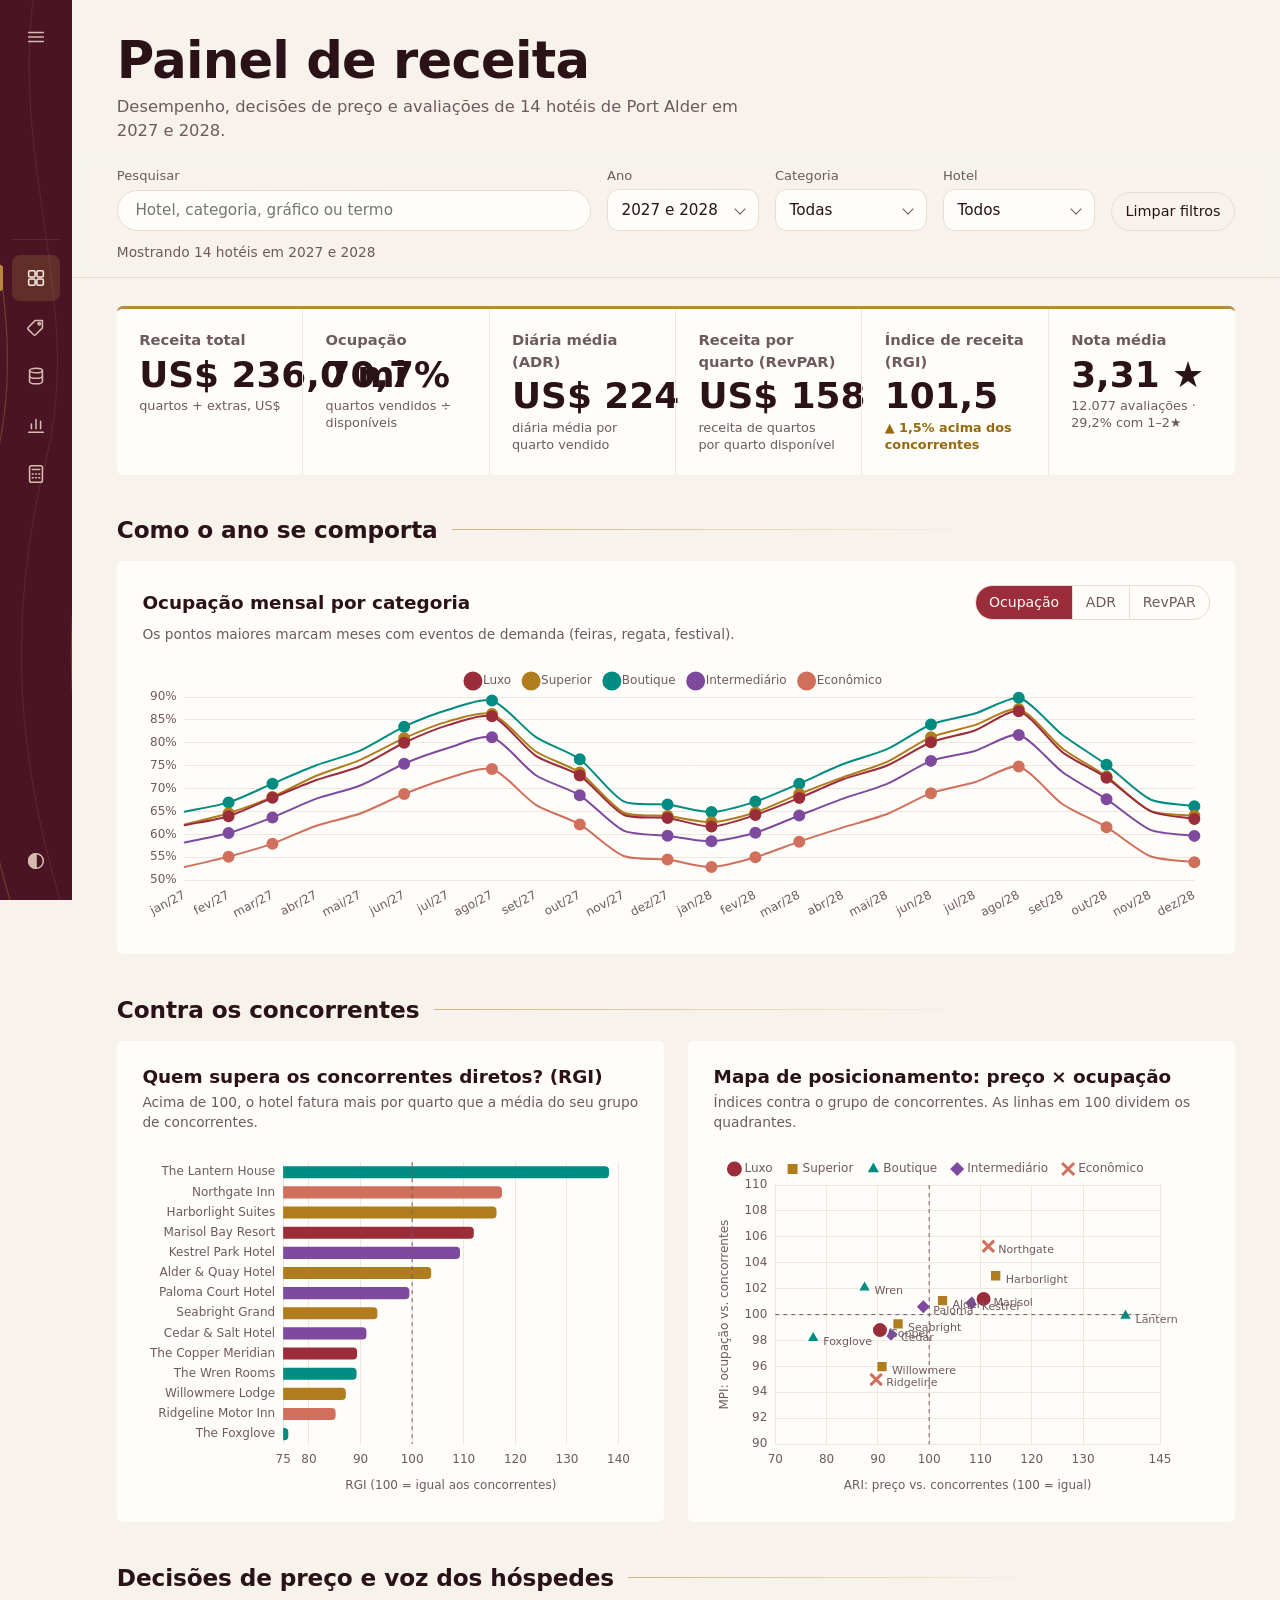
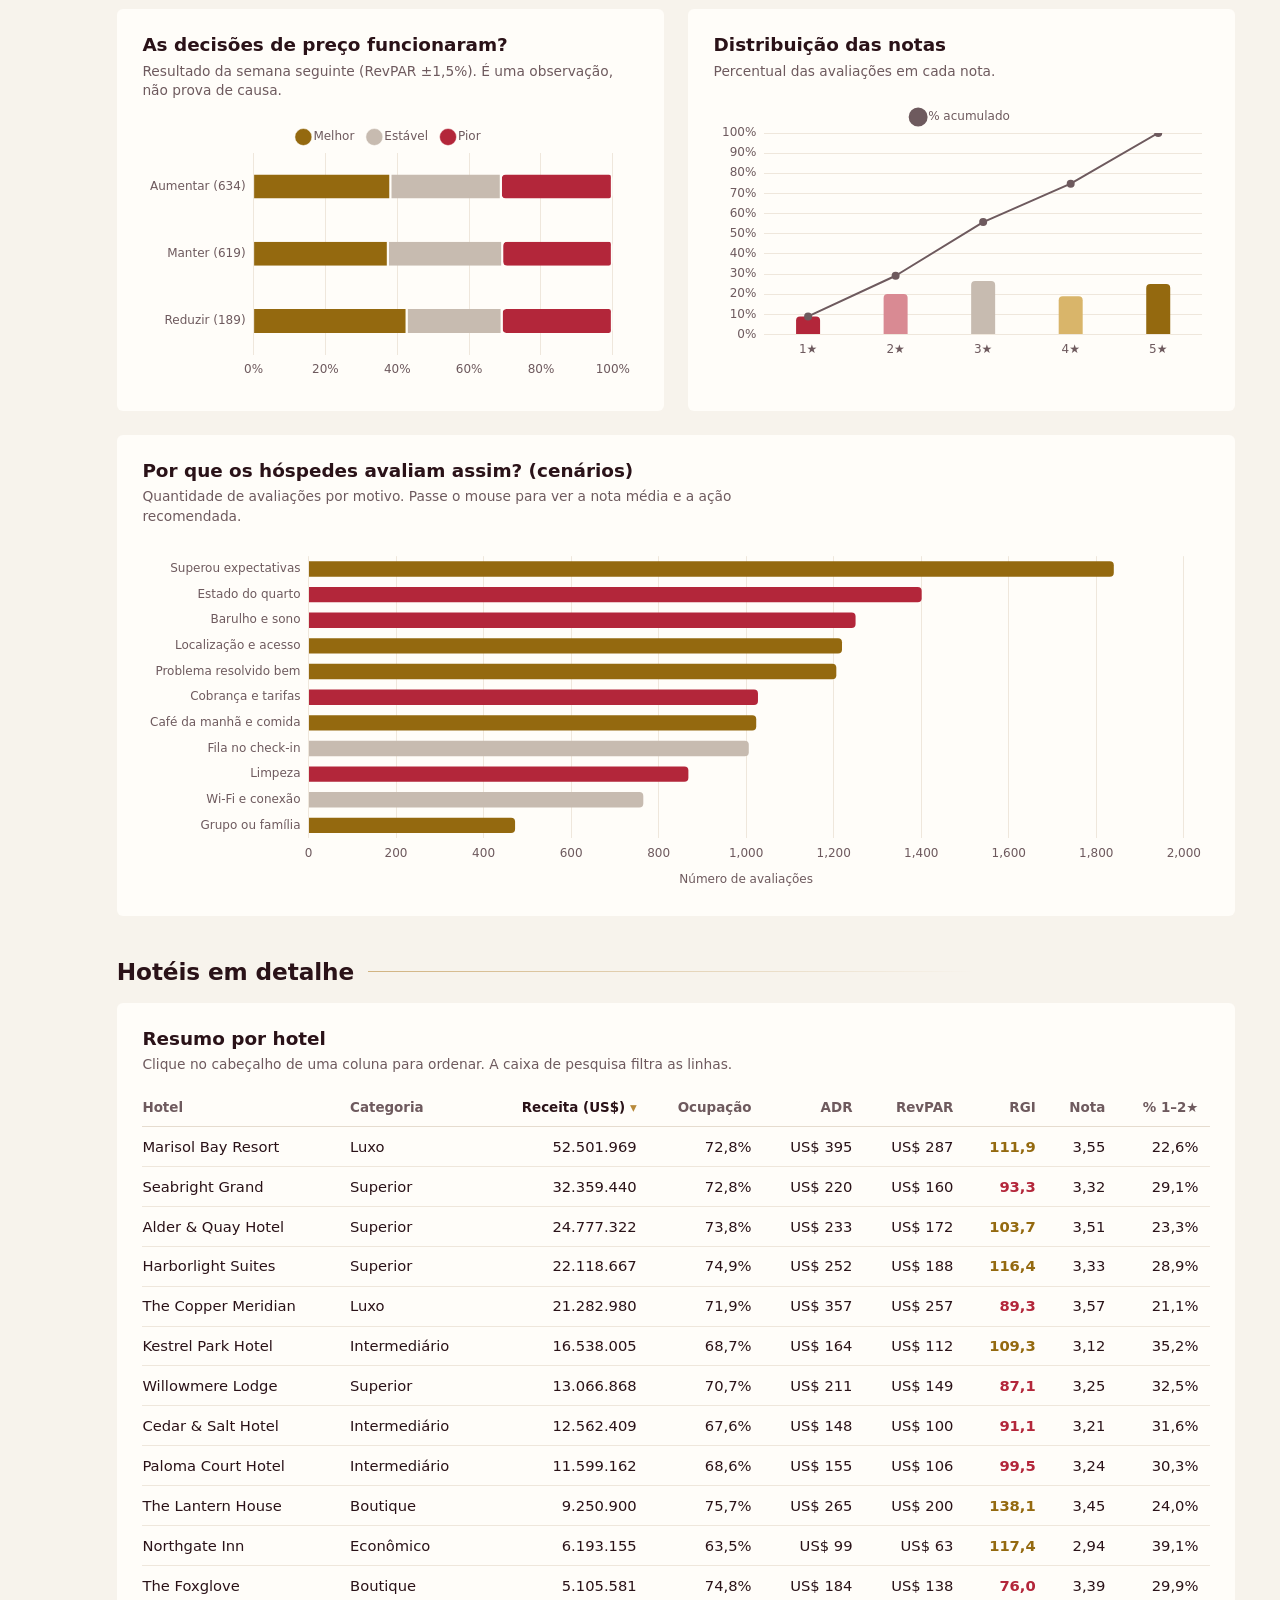
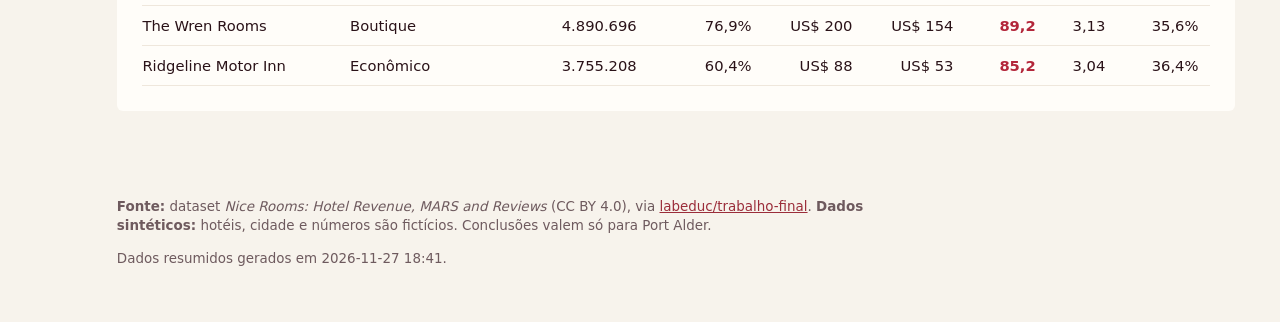
<file: dashboard/index.html>
<!DOCTYPE html>
<html lang="pt-BR">
<head>
  <meta charset="UTF-8">
  <meta name="viewport" content="width=device-width, initial-scale=1">
  <title>Painel de Receita de Port Alder</title>
  <link rel="stylesheet" href="style.css?v=9">
</head>
<body>
  <!-- Barra lateral recolhida: abre ao passar o mouse (ou com o botão sanduíche no celular) -->
  <aside class="lateral" id="lateral" aria-label="Menu do painel">
    <svg class="batimetria" viewBox="0 0 280 900" preserveAspectRatio="xMidYMid slice" aria-hidden="true">
      <path d="M40 -20 C 10 160, 90 300, 50 460 S 20 760, 70 920"/>
      <path d="M90 -20 C 60 160, 140 300, 100 460 S 70 760, 120 920"/>
      <path d="M140 -20 C 110 160, 190 300, 150 460 S 120 760, 170 920"/>
      <path d="M190 -20 C 160 160, 240 300, 200 460 S 170 760, 220 920"/>
      <path d="M240 -20 C 210 160, 290 300, 250 460 S 220 760, 270 920"/>
    </svg>
    <button id="sanduiche" class="sanduiche" type="button" aria-label="Abrir menu" aria-expanded="false" aria-controls="lateral">
      <svg class="icone" viewBox="0 0 24 24" aria-hidden="true"><path d="M4 7h16M4 12h16M4 17h16"/></svg>
    </button>
    <div class="marca">
      <span class="marca-nome">Painel de receita</span>
      <span class="marca-lugar">Hotéis de Port Alder</span>
    </div>
    <nav class="abas" role="tablist" aria-label="Seções do painel" aria-orientation="vertical">
      <button type="button" role="tab" data-aba="geral" class="ativa" title="Visão geral"><svg class="icone" viewBox="0 0 24 24" aria-hidden="true"><rect x="4" y="4" width="7" height="7" rx="1.5"/><rect x="13" y="4" width="7" height="7" rx="1.5"/><rect x="4" y="13" width="7" height="7" rx="1.5"/><rect x="13" y="13" width="7" height="7" rx="1.5"/></svg><span>Visão geral</span></button>
      <button type="button" role="tab" data-aba="mars" title="Diária adequada"><svg class="icone" viewBox="0 0 24 24" aria-hidden="true"><path d="M3.5 12.5 11 5h8v8l-7.5 7.5a1.5 1.5 0 0 1-2.1 0l-5.9-5.9a1.5 1.5 0 0 1 0-2.1Z"/><circle cx="15.5" cy="8.5" r="1.3"/></svg><span>Diária adequada</span></button>
      <button type="button" role="tab" data-aba="relacoes" title="Dados e relações"><svg class="icone" viewBox="0 0 24 24" aria-hidden="true"><ellipse cx="12" cy="6" rx="7" ry="2.5"/><path d="M5 6v12c0 1.4 3.1 2.5 7 2.5s7-1.1 7-2.5V6"/><path d="M5 12c0 1.4 3.1 2.5 7 2.5s7-1.1 7-2.5"/></svg><span>Dados e relações</span></button>
      <button type="button" role="tab" data-aba="graficos" title="Gráficos e análises"><svg class="icone" viewBox="0 0 24 24" aria-hidden="true"><path d="M4 20h16"/><path d="M7 16v-5M12 16V6M17 16v-8"/></svg><span>Gráficos e análises</span></button>
      <button type="button" role="tab" data-aba="calculos" title="Cálculos"><svg class="icone" viewBox="0 0 24 24" aria-hidden="true"><rect x="5" y="3" width="14" height="18" rx="2"/><path d="M8 7h8M8 12h1M11.5 12h1M15 12h1M8 16h1M11.5 16h1M15 16h1"/></svg><span>Cálculos</span></button>
    </nav>
    <button id="tema" class="botao-tema" type="button" aria-label="Alternar tema claro ou escuro" title="Tema claro/escuro"><svg class="icone" viewBox="0 0 24 24" aria-hidden="true"><circle cx="12" cy="12" r="8"/><path d="M12 4a8 8 0 0 0 0 16Z" fill="currentColor"/></svg><span>Tema claro/escuro</span></button>
  </aside>
  <div class="veu" id="veu" hidden></div>

  <header class="topo">
    <button class="sanduiche-movel" type="button" aria-label="Abrir menu" aria-controls="lateral"><svg class="icone" viewBox="0 0 24 24" aria-hidden="true"><path d="M4 7h16M4 12h16M4 17h16"/></svg></button>
    <div>
      <h1>Painel de receita</h1>
      <p class="sub">Desempenho, decisões de preço e avaliações de 14 hotéis de Port Alder em 2027 e 2028.</p>
    </div>
  </header>

  <section class="filtros" aria-label="Filtros">
    <label class="pesquisa">Pesquisar
      <input id="f-busca" type="search" placeholder="Hotel, categoria, gráfico ou termo" autocomplete="off">
    </label>
    <label>Ano
      <select id="f-ano">
        <option value="todos">2027 e 2028</option>
        <option value="2027">2027</option>
        <option value="2028">2028</option>
      </select>
    </label>
    <label>Categoria
      <select id="f-tier"><option value="todos">Todas</option></select>
    </label>
    <label>Hotel
      <select id="f-hotel"><option value="todos">Todos</option></select>
    </label>
    <button id="limpar" type="button" class="botao-limpar">Limpar filtros</button>
    <p id="contexto" class="contexto" aria-live="polite"></p>
  </section>

  <p id="vazio" class="vazio" hidden>Nenhum dado para essa combinação de filtros. Escolha outro hotel ou categoria.</p>

  <main id="conteudo">
  <div class="aba" data-aba="geral">
    <section class="kpis" aria-label="Indicadores-chave">
      <article class="kpi"><h2>Receita total</h2><p id="k-receita">–</p><span>quartos + extras, US$</span></article>
      <article class="kpi"><h2>Ocupação</h2><p id="k-ocup">–</p><span>quartos vendidos ÷ disponíveis</span></article>
      <article class="kpi"><h2>Diária média (ADR)</h2><p id="k-adr">–</p><span>diária média por quarto vendido</span></article>
      <article class="kpi"><h2>Receita por quarto (RevPAR)</h2><p id="k-revpar">–</p><span>receita de quartos por quarto disponível</span></article>
      <article class="kpi"><h2>Índice de receita (RGI)</h2><p id="k-rgi">–</p><span id="k-rgi-sub">RevPAR contra os concorrentes (100 = empate)</span></article>
      <article class="kpi"><h2>Nota média</h2><p id="k-nota">–</p><span id="k-nota-sub">avaliações de 1 a 5 estrelas</span></article>
    </section>

    <h2 class="secao">Como o ano se comporta</h2>
    <section class="grade">
      <article class="cartao largo">
        <div class="cartao-topo">
          <h3 id="t-evolucao">Evolução mensal</h3>
          <div class="segmentado" role="group" aria-label="Métrica do gráfico">
            <button type="button" data-metrica="ocup" class="ativo">Ocupação</button>
            <button type="button" data-metrica="adr">ADR</button>
            <button type="button" data-metrica="revpar">RevPAR</button>
          </div>
        </div>
        <p class="nota-grafico">Os pontos maiores marcam meses com eventos de demanda (feiras, regata, festival).</p>
        <div class="area-grafico"><canvas id="g-evolucao"></canvas></div>
      </article>

    </section>

    <h2 class="secao">Contra os concorrentes</h2>
    <section class="grade">
      <article class="cartao">
        <h3>Quem supera os concorrentes diretos? (RGI)</h3>
        <p class="nota-grafico">Acima de 100, o hotel fatura mais por quarto que a média do seu grupo de concorrentes.</p>
        <div class="area-grafico alto"><canvas id="g-rgi"></canvas></div>
      </article>

      <article class="cartao">
        <h3>Mapa de posicionamento: preço × ocupação</h3>
        <p class="nota-grafico">Índices contra o grupo de concorrentes. As linhas em 100 dividem os quadrantes.</p>
        <div class="area-grafico alto"><canvas id="g-quadrante"></canvas></div>
      </article>

    </section>

    <h2 class="secao">Decisões de preço e voz dos hóspedes</h2>
    <section class="grade">
      <article class="cartao">
        <h3>As decisões de preço funcionaram?</h3>
        <p class="nota-grafico">Resultado da semana seguinte (RevPAR ±1,5%). É uma observação, não prova de causa.</p>
        <div class="area-grafico"><canvas id="g-decisoes"></canvas></div>
      </article>

      <article class="cartao">
        <h3>Distribuição das notas</h3>
        <p class="nota-grafico" id="n-notas">Percentual das avaliações em cada nota.</p>
        <div class="area-grafico"><canvas id="g-notas"></canvas></div>
      </article>

      <article class="cartao largo">
        <h3>Por que os hóspedes avaliam assim? (cenários)</h3>
        <p class="nota-grafico">Quantidade de avaliações por motivo. Passe o mouse para ver a nota média e a ação recomendada.</p>
        <div class="area-grafico alto"><canvas id="g-cenarios"></canvas></div>
      </article>
    </section>

    <h2 class="secao">Hotéis em detalhe</h2>
    <section class="cartao tabela-cartao">
      <h3>Resumo por hotel</h3>
      <p class="nota-grafico">Clique no cabeçalho de uma coluna para ordenar. A caixa de pesquisa filtra as linhas.</p>
      <div class="tabela-rolagem">
        <table id="tabela">
          <thead>
            <tr>
              <th data-col="nome">Hotel</th>
              <th data-col="tier">Categoria</th>
              <th data-col="receita" class="num">Receita (US$)</th>
              <th data-col="ocup" class="num">Ocupação</th>
              <th data-col="adr" class="num">ADR</th>
              <th data-col="revpar" class="num">RevPAR</th>
              <th data-col="rgi" class="num">RGI</th>
              <th data-col="nota" class="num">Nota</th>
              <th data-col="ruins" class="num">% 1–2★</th>
            </tr>
          </thead>
          <tbody class="buscavel"></tbody>
        </table>
      </div>
      <p class="sem-resultado" hidden>Nenhum hotel corresponde à pesquisa.</p>
    </section>
  </div>

  <!-- ================= Diária adequada (MARS) ================= -->
  <div class="aba" data-aba="mars" hidden>
    <section class="kpis" aria-label="Resumo da diária adequada">
      <article class="kpi"><h2>Abaixo do MARS</h2><p id="m-abaixo">–</p><span>hotéis com ADR mais de 2% abaixo</span></article>
      <article class="kpi"><h2>Dentro da faixa</h2><p id="m-dentro">–</p><span>hotéis entre −2% e +2%</span></article>
      <article class="kpi"><h2>Acima do MARS</h2><p id="m-acima">–</p><span>hotéis com ADR mais de 2% acima</span></article>
      <article class="kpi"><h2>Noites fora da faixa ±6%</h2><p id="m-fora">–</p><span id="m-fora-sub">das noites filtradas</span></article>
    </section>

    <section class="grade">
      <article class="cartao largo">
        <h3>Quanto cada hotel cobra acima ou abaixo da diária adequada</h3>
        <p class="nota-grafico">Diferença entre o ADR cobrado e o MARS (ponderados pelos quartos vendidos). A faixa sombreada é ±2%.</p>
        <div class="area-grafico alto"><canvas id="g-mars"></canvas></div>
      </article>
    </section>

    <section class="cartao tabela-cartao">
      <h3>Diária adequada e o que fazer, por hotel</h3>
      <p class="nota-grafico">A recomendação cruza o preço (contra o MARS) com a ocupação contra os concorrentes (MPI).</p>
      <div class="tabela-rolagem">
        <table>
          <thead><tr>
            <th>Hotel</th><th>Categoria</th><th class="num">ADR cobrado</th><th class="num">MARS adequado</th>
            <th class="num">Diferença</th><th class="num">MPI</th><th class="num">Noites abaixo / acima ±6%</th><th>O que fazer</th>
          </tr></thead>
          <tbody id="t-mars" class="buscavel"></tbody>
        </table>
      </div>
      <p class="sem-resultado" hidden>Nenhum hotel corresponde à pesquisa.</p>
    </section>

    <section class="cartao tabela-cartao">
      <h3>Tabela de diária adequada por estação (MARS médio, US$)</h3>
      <p class="nota-grafico">Referência de preço para cada gerente: média do MARS das noites de cada estação.</p>
      <div class="tabela-rolagem">
        <table>
          <thead><tr><th>Hotel</th><th class="num">Inverno</th><th class="num">Primavera</th><th class="num">Verão</th><th class="num">Outono</th></tr></thead>
          <tbody id="t-estacao" class="buscavel"></tbody>
        </table>
      </div>
      <p class="sem-resultado" hidden>Nenhum hotel corresponde à pesquisa.</p>
    </section>

    <section class="cartao tabela-cartao" id="exemplo-mars"></section>
  </div>

  <!-- ================= Dados e relações ================= -->
  <div class="aba" data-aba="relacoes" hidden>
    <section class="cartao tabela-cartao">
      <h3>As 7 tabelas (arquivos JSON)</h3>
      <p class="nota-grafico">Granularidade = o que uma linha representa. Os ausentes são esperados e explicados no README do dataset.</p>
      <div class="tabela-rolagem">
        <table>
          <thead><tr><th>Tabela</th><th class="num">Linhas</th><th class="num">Colunas</th><th>Uma linha é…</th><th>Ausentes</th></tr></thead>
          <tbody id="t-tabelas" class="buscavel"></tbody>
        </table>
      </div>
      <p class="sem-resultado" hidden>Nenhuma tabela corresponde à pesquisa.</p>
    </section>
    <section class="cartao tabela-cartao">
      <h3>Onde as tabelas se juntam</h3>
      <p class="nota-grafico">Verificado no Python: chave única no pai, máximo de filhos por pai e registros órfãos.</p>
      <div class="tabela-rolagem">
        <table>
          <thead><tr><th>Tabela pai</th><th>Tabela filha</th><th>Chave da junção</th><th>Cardinalidade</th><th class="num">Máx. filhos</th><th class="num">Órfãos</th></tr></thead>
          <tbody id="t-relacoes" class="buscavel"></tbody>
        </table>
      </div>
      <p class="sem-resultado" hidden>Nenhuma relação corresponde à pesquisa.</p>
    </section>
    <section class="grade">
      <figure class="cartao figura buscavel-item"><img src="img/G01_relacoes_tabelas.png" alt="Mapa de relações entre as tabelas" loading="lazy"><figcaption>Mapa de relações (hotel_id é o centro)</figcaption></figure>
      <figure class="cartao figura buscavel-item"><img src="img/diagrama_er.png" alt="Diagrama ER do banco MySQL" loading="lazy"><figcaption>Diagrama ER do banco MySQL (PK, FK e cardinalidades)</figcaption></figure>
    </section>
  </div>

  <!-- ================= Galeria de gráficos ================= -->
  <div class="aba" data-aba="graficos" hidden>
    <div class="chips" id="grupos" role="group" aria-label="Filtrar por assunto"></div>
    <section class="galeria" id="galeria"></section>
    <p class="sem-resultado vazio" hidden>Nenhum gráfico corresponde à pesquisa.</p>
  </div>

  <!-- ================= Cálculos ================= -->
  <div class="aba" data-aba="calculos" hidden>
    <section class="galeria calculos">
      <article class="cartao buscavel-item"><h3>Ocupação</h3><code>quartos vendidos ÷ quartos disponíveis</code><p>Quanto da casa foi vendida.</p></article>
      <article class="cartao buscavel-item"><h3>ADR (diária média)</h3><code>receita de quartos ÷ quartos vendidos</code><p>Quanto rendeu cada quarto vendido.</p></article>
      <article class="cartao buscavel-item"><h3>RevPAR</h3><code>receita de quartos ÷ quartos disponíveis</code><p>Receita por quarto, vendido ou não. Igual a ocupação × ADR.</p></article>
      <article class="cartao buscavel-item"><h3>RGI, ARI e MPI</h3><code>RGI = RevPAR ÷ RevPAR dos concorrentes × 100</code><code>ARI = ADR ÷ ADR dos concorrentes × 100</code><code>MPI = ocupação ÷ ocupação dos concorrentes × 100</code><p>100 = empate com o grupo de concorrentes (mesma categoria). RGI ≈ ARI × MPI ÷ 100.</p></article>
      <article class="cartao buscavel-item"><h3>MARS (diária adequada)</h3><code>mediana(ADR dos concorrentes na noite) × posicionamento do hotel ÷ mediana(posicionamento dos concorrentes)</code><p>Concorrentes = mesma categoria, sem o próprio hotel. Faixa aceitável: MARS ± 6%. Reproduzido pelo programa em 100% das 10.192 noites.</p></article>
      <article class="cartao buscavel-item"><h3>Posição de preço</h3><code>ADR ÷ MARS</code><p>1,00 = cobrou exatamente o MARS; 0,95 = 5% abaixo.</p></article>
      <article class="cartao buscavel-item"><h3>Regra de ação (subir, manter, baixar)</h3><code>baixar se posição ≥ 1,12; subir se evento, reservas ≥ 0,70 e posição ≤ 1,02; subir se reservas ≥ 0,80 e posição ≤ 0,98; subir se reservas ≥ 0,72 e posição ≤ 0,92; baixar se reservas ≤ 0,54 e posição ≥ 1,00; baixar se reservas ≤ 0,62 e posição ≥ 1,06; senão manter</code><p>Programada em regra_acao(): bate com 97,0% dos rótulos (3% são ruído proposital do dataset).</p></article>
      <article class="cartao buscavel-item"><h3>Média ponderada, não média de médias</h3><code>ADR de um grupo = Σ receita ÷ Σ quartos vendidos</code><p>Por isso o ADR geral é US$ 224, e não US$ 207 (média simples das linhas diárias). Hotéis grandes pesam mais, como na vida real.</p></article>
      <article class="cartao buscavel-item"><h3>Correlação de Pearson</h3><code>r = cov(X, Y) ÷ (desvio(X) × desvio(Y))</code><p>De −1 a +1. Mede relação linear, não causa (pandas: df.corr()).</p></article>
      <article class="cartao buscavel-item"><h3>Frequências das notas</h3><code>relativa = contagem ÷ total; acumulada = soma das relativas até a nota</code><p>pandas: value_counts() e cumsum(). 55,8% das avaliações têm 3★ ou menos.</p></article>
      <article class="cartao buscavel-item"><h3>Projeção 2029</h3><code>receita por dia 2028 × (1 + crescimento por dia 2027→2028) × dias do mês</code><p>Por dia, porque 2027 tem só 362 dias nos dados e 2028 tem 366.</p></article>
      <article class="cartao buscavel-item"><h3>Funções usadas (pandas)</h3><p>read_json(lines=True), to_datetime, isna, explode, value_counts, cumsum, isin, merge, groupby/agg, median, corr, crosstab, pivot/unstack, apply, to_csv.</p></article>
      <article class="cartao buscavel-item"><h3>Funções usadas (matplotlib)</h3><p>subplots, bar/barh, plot, scatter, boxplot, imshow, axhline/axvline/axvspan, annotate/text, savefig.</p></article>
      <article class="cartao buscavel-item"><h3>Funções próprias</h3><p>inspecionar_tabela(), verificar_relacao(), calcular_mars(), regra_acao(), recomendacao(), registrar(), tabela_md(), salvar_grafico().</p></article>
      <article class="cartao buscavel-item"><h3>MySQL</h3><p>CREATE TABLE com PRIMARY KEY, FOREIGN KEY e CHECK; JOIN, LEFT JOIN, GROUP BY, HAVING, CASE, RANK() OVER (PARTITION BY), UNION ALL.</p></article>
    </section>
    <p class="sem-resultado vazio" hidden>Nenhum cálculo corresponde à pesquisa.</p>
  </div>
  </main>

  <footer class="rodape">
    <p><strong>Fonte:</strong> dataset <em>Nice Rooms: Hotel Revenue, MARS and Reviews</em> (CC BY 4.0), via
      <a href="https://github.com/labeduc/trabalho-final" target="_blank" rel="noopener">labeduc/trabalho-final</a>.
      <strong>Dados sintéticos:</strong> hotéis, cidade e números são fictícios. Conclusões valem só para Port Alder.</p>
    <p id="gerado"></p>
  </footer>

  <!-- Chart.js 4.4.6 salvo localmente: o painel abre mesmo sem internet -->
  <script src="lib/chart.umd.js"></script>
  <script src="lib/hammer.min.js"></script>
  <script src="lib/chartjs-plugin-zoom.min.js"></script>
  <script src="dados.js"></script>
  <script src="analises.js?v=2"></script>
  <script src="script.js?v=9"></script>
</body>
</html>
</file>
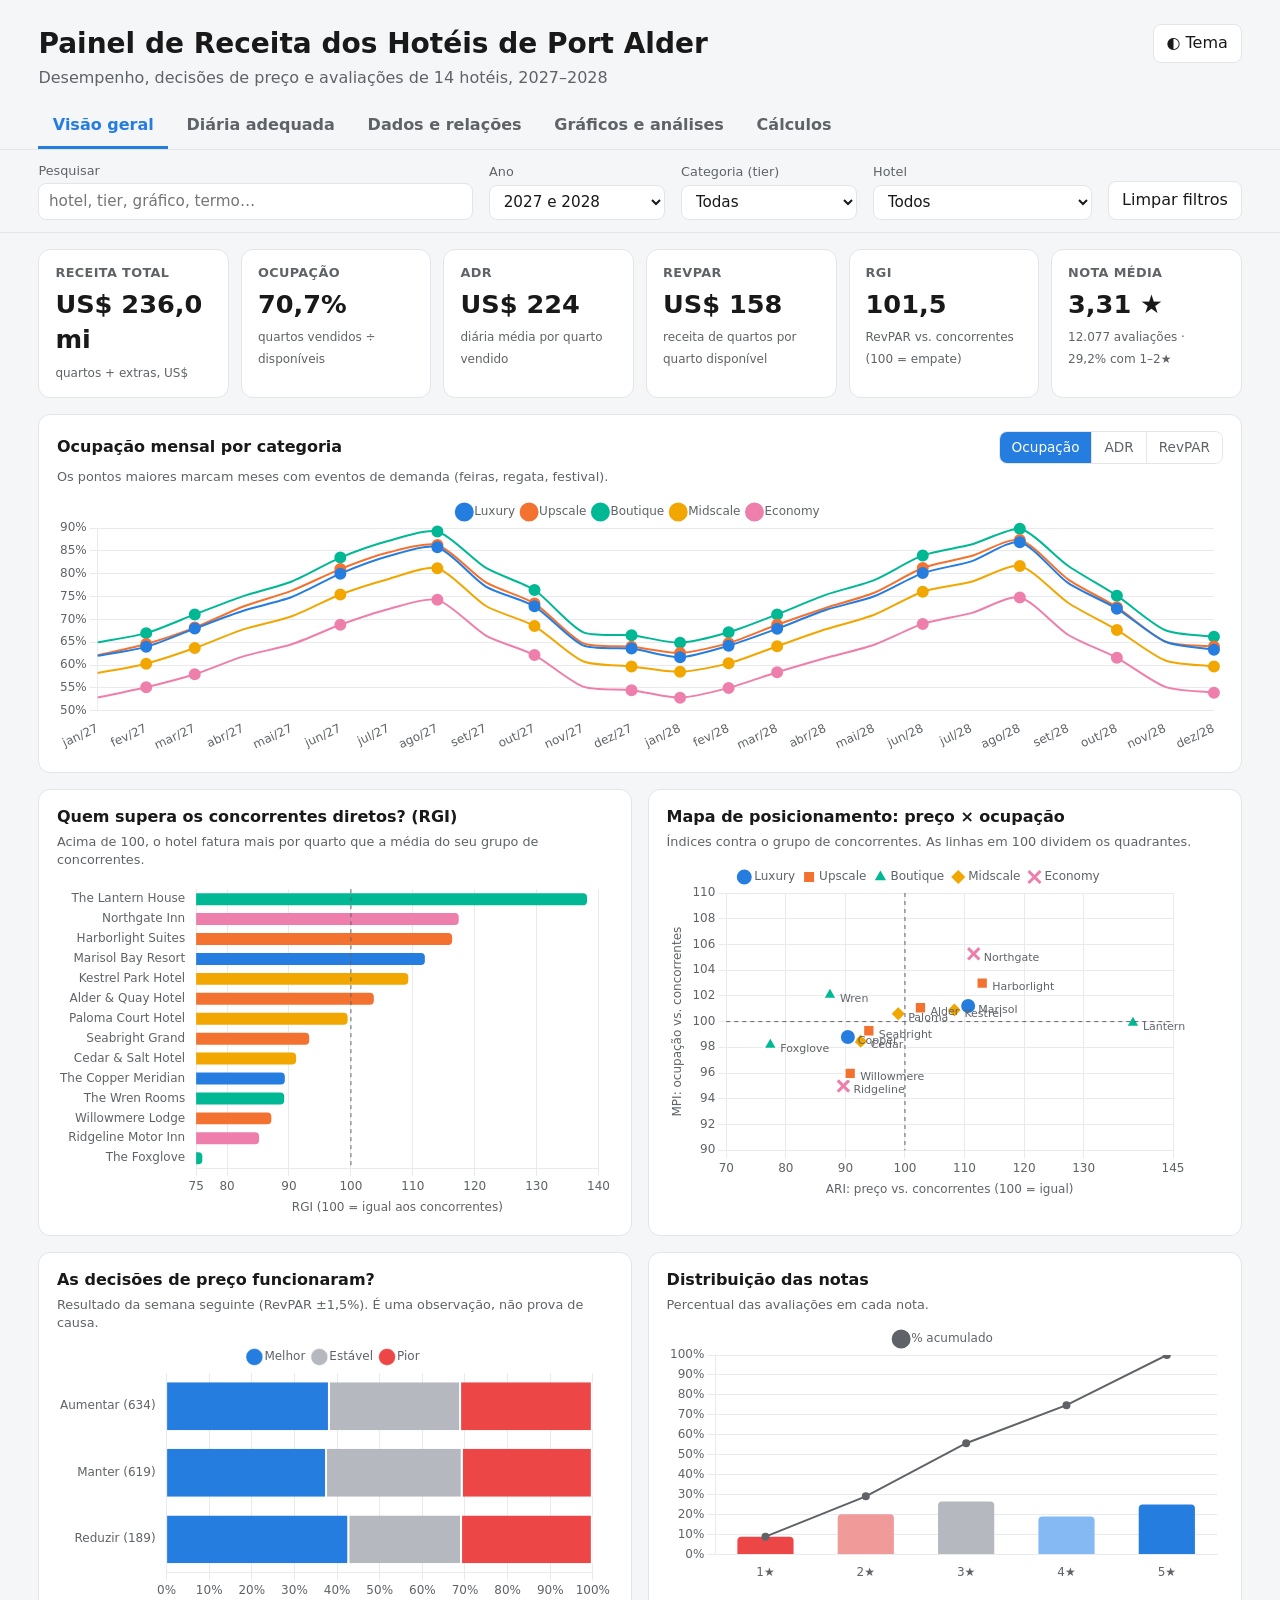
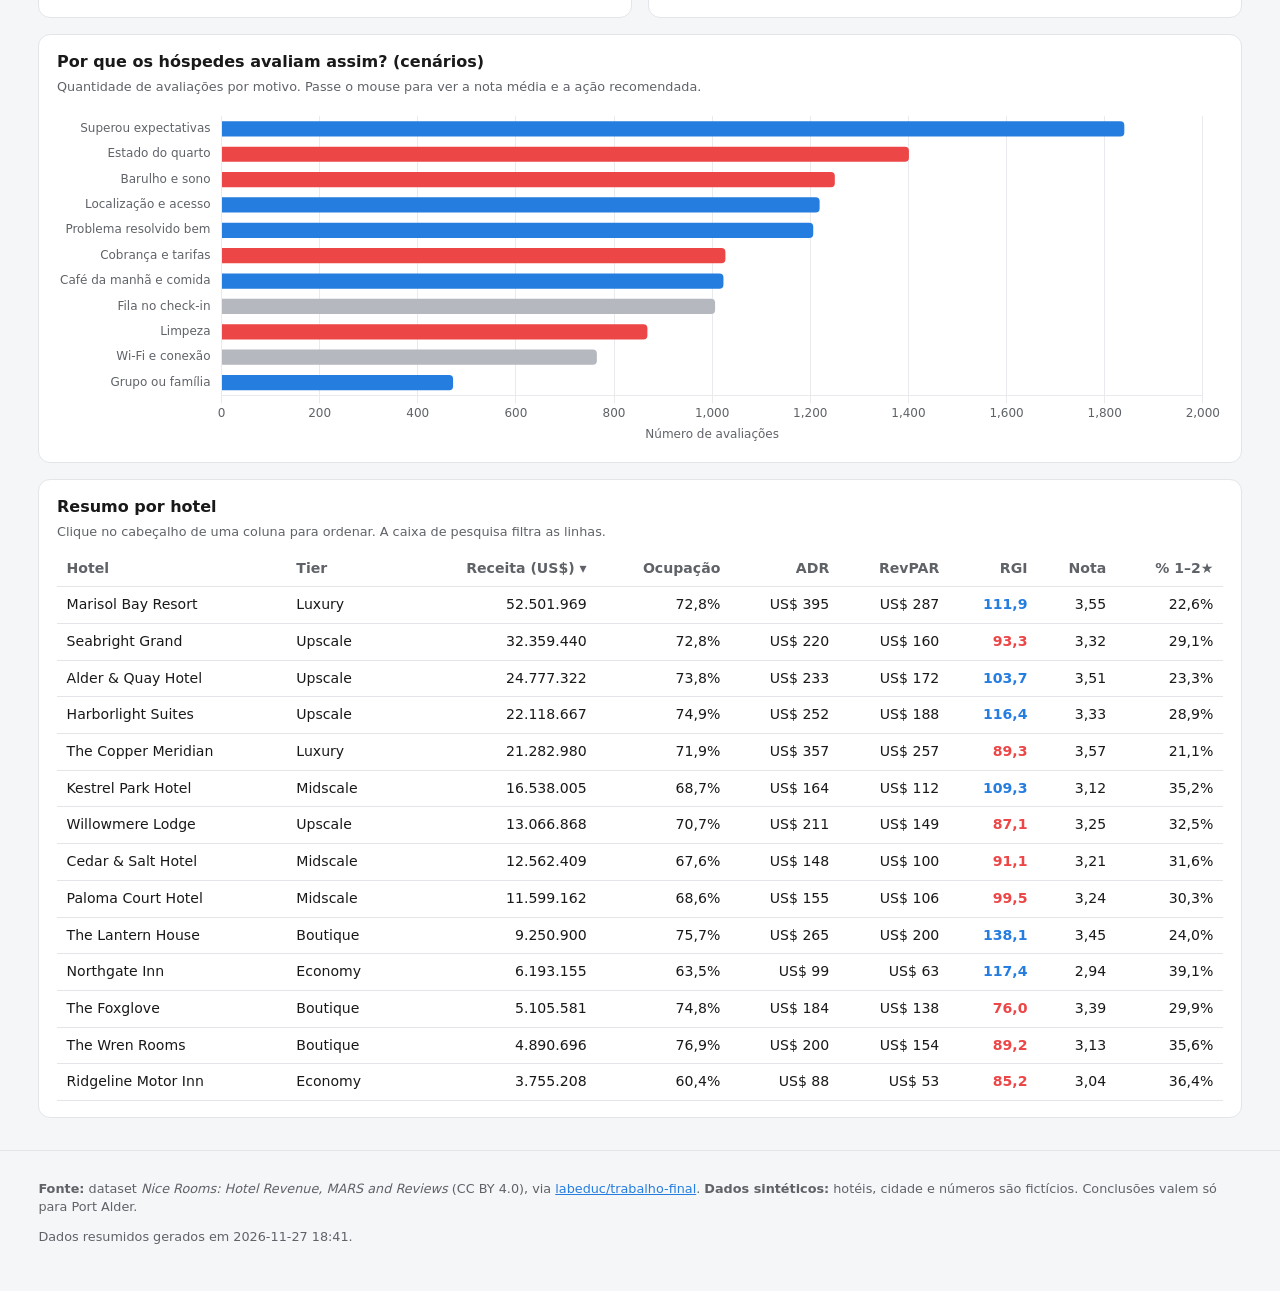
<file: dashboard_backup_2026-11-27/index.html>
<!DOCTYPE html>
<html lang="pt-BR">
<head>
  <meta charset="UTF-8">
  <meta name="viewport" content="width=device-width, initial-scale=1">
  <title>Painel de Receita · Hotéis de Port Alder</title>
  <link rel="stylesheet" href="style.css">
</head>
<body>
  <header class="topo">
    <div>
      <h1>Painel de Receita dos Hotéis de Port Alder</h1>
      <p class="sub">Desempenho, decisões de preço e avaliações de 14 hotéis, 2027–2028</p>
    </div>
    <button id="tema" class="botao-tema" type="button" aria-label="Alternar tema claro/escuro">◐ Tema</button>
  </header>

  <nav class="abas" role="tablist" aria-label="Seções do painel">
    <button type="button" role="tab" data-aba="geral" class="ativa">Visão geral</button>
    <button type="button" role="tab" data-aba="mars">Diária adequada</button>
    <button type="button" role="tab" data-aba="relacoes">Dados e relações</button>
    <button type="button" role="tab" data-aba="graficos">Gráficos e análises</button>
    <button type="button" role="tab" data-aba="calculos">Cálculos</button>
  </nav>

  <section class="filtros" aria-label="Filtros">
    <label class="pesquisa">Pesquisar
      <input id="f-busca" type="search" placeholder="hotel, tier, gráfico, termo…" autocomplete="off">
    </label>
    <label>Ano
      <select id="f-ano">
        <option value="todos">2027 e 2028</option>
        <option value="2027">2027</option>
        <option value="2028">2028</option>
      </select>
    </label>
    <label>Categoria (tier)
      <select id="f-tier"><option value="todos">Todas</option></select>
    </label>
    <label>Hotel
      <select id="f-hotel"><option value="todos">Todos</option></select>
    </label>
    <button id="limpar" type="button" class="botao-limpar">Limpar filtros</button>
  </section>

  <p id="vazio" class="vazio" hidden>Nenhum dado para essa combinação de filtros. Escolha outro hotel ou categoria.</p>

  <main id="conteudo">
  <div class="aba" data-aba="geral">
    <section class="kpis" aria-label="Indicadores-chave">
      <article class="kpi"><h2>Receita total</h2><p id="k-receita">–</p><span>quartos + extras, US$</span></article>
      <article class="kpi"><h2>Ocupação</h2><p id="k-ocup">–</p><span>quartos vendidos ÷ disponíveis</span></article>
      <article class="kpi"><h2>ADR</h2><p id="k-adr">–</p><span>diária média por quarto vendido</span></article>
      <article class="kpi"><h2>RevPAR</h2><p id="k-revpar">–</p><span>receita de quartos por quarto disponível</span></article>
      <article class="kpi"><h2>RGI</h2><p id="k-rgi">–</p><span>RevPAR vs. concorrentes (100 = empate)</span></article>
      <article class="kpi"><h2>Nota média</h2><p id="k-nota">–</p><span id="k-nota-sub">avaliações de 1 a 5 estrelas</span></article>
    </section>

    <section class="grade">
      <article class="cartao largo">
        <div class="cartao-topo">
          <h3 id="t-evolucao">Evolução mensal</h3>
          <div class="segmentado" role="group" aria-label="Métrica do gráfico">
            <button type="button" data-metrica="ocup" class="ativo">Ocupação</button>
            <button type="button" data-metrica="adr">ADR</button>
            <button type="button" data-metrica="revpar">RevPAR</button>
          </div>
        </div>
        <p class="nota-grafico">Os pontos maiores marcam meses com eventos de demanda (feiras, regata, festival).</p>
        <div class="area-grafico"><canvas id="g-evolucao"></canvas></div>
      </article>

      <article class="cartao">
        <h3>Quem supera os concorrentes diretos? (RGI)</h3>
        <p class="nota-grafico">Acima de 100, o hotel fatura mais por quarto que a média do seu grupo de concorrentes.</p>
        <div class="area-grafico alto"><canvas id="g-rgi"></canvas></div>
      </article>

      <article class="cartao">
        <h3>Mapa de posicionamento: preço × ocupação</h3>
        <p class="nota-grafico">Índices contra o grupo de concorrentes. As linhas em 100 dividem os quadrantes.</p>
        <div class="area-grafico alto"><canvas id="g-quadrante"></canvas></div>
      </article>

      <article class="cartao">
        <h3>As decisões de preço funcionaram?</h3>
        <p class="nota-grafico">Resultado da semana seguinte (RevPAR ±1,5%). É uma observação, não prova de causa.</p>
        <div class="area-grafico"><canvas id="g-decisoes"></canvas></div>
      </article>

      <article class="cartao">
        <h3>Distribuição das notas</h3>
        <p class="nota-grafico" id="n-notas">Percentual das avaliações em cada nota.</p>
        <div class="area-grafico"><canvas id="g-notas"></canvas></div>
      </article>

      <article class="cartao largo">
        <h3>Por que os hóspedes avaliam assim? (cenários)</h3>
        <p class="nota-grafico">Quantidade de avaliações por motivo. Passe o mouse para ver a nota média e a ação recomendada.</p>
        <div class="area-grafico alto"><canvas id="g-cenarios"></canvas></div>
      </article>
    </section>

    <section class="cartao tabela-cartao">
      <h3>Resumo por hotel</h3>
      <p class="nota-grafico">Clique no cabeçalho de uma coluna para ordenar. A caixa de pesquisa filtra as linhas.</p>
      <div class="tabela-rolagem">
        <table id="tabela">
          <thead>
            <tr>
              <th data-col="nome">Hotel</th>
              <th data-col="tier">Tier</th>
              <th data-col="receita" class="num">Receita (US$)</th>
              <th data-col="ocup" class="num">Ocupação</th>
              <th data-col="adr" class="num">ADR</th>
              <th data-col="revpar" class="num">RevPAR</th>
              <th data-col="rgi" class="num">RGI</th>
              <th data-col="nota" class="num">Nota</th>
              <th data-col="ruins" class="num">% 1–2★</th>
            </tr>
          </thead>
          <tbody class="buscavel"></tbody>
        </table>
      </div>
      <p class="sem-resultado" hidden>Nenhum hotel corresponde à pesquisa.</p>
    </section>
  </div>

  <!-- ================= Diária adequada (MARS) ================= -->
  <div class="aba" data-aba="mars" hidden>
    <section class="kpis" aria-label="Resumo da diária adequada">
      <article class="kpi"><h2>Abaixo do MARS</h2><p id="m-abaixo">–</p><span>hotéis com ADR mais de 2% abaixo</span></article>
      <article class="kpi"><h2>Dentro da faixa</h2><p id="m-dentro">–</p><span>hotéis entre −2% e +2%</span></article>
      <article class="kpi"><h2>Acima do MARS</h2><p id="m-acima">–</p><span>hotéis com ADR mais de 2% acima</span></article>
      <article class="kpi"><h2>Noites fora da faixa ±6%</h2><p id="m-fora">–</p><span id="m-fora-sub">das noites filtradas</span></article>
    </section>

    <section class="grade">
      <article class="cartao largo">
        <h3>Quanto cada hotel cobra acima ou abaixo da diária adequada</h3>
        <p class="nota-grafico">Diferença entre o ADR cobrado e o MARS (ponderados pelos quartos vendidos). A faixa sombreada é ±2%.</p>
        <div class="area-grafico alto"><canvas id="g-mars"></canvas></div>
      </article>
    </section>

    <section class="cartao tabela-cartao">
      <h3>Diária adequada e o que fazer, por hotel</h3>
      <p class="nota-grafico">A recomendação cruza o preço (contra o MARS) com a ocupação contra os concorrentes (MPI).</p>
      <div class="tabela-rolagem">
        <table>
          <thead><tr>
            <th>Hotel</th><th>Tier</th><th class="num">ADR cobrado</th><th class="num">MARS adequado</th>
            <th class="num">Diferença</th><th class="num">MPI</th><th class="num">Noites abaixo / acima ±6%</th><th>O que fazer</th>
          </tr></thead>
          <tbody id="t-mars" class="buscavel"></tbody>
        </table>
      </div>
      <p class="sem-resultado" hidden>Nenhum hotel corresponde à pesquisa.</p>
    </section>

    <section class="cartao tabela-cartao">
      <h3>Tabela de diária adequada por estação (MARS médio, US$)</h3>
      <p class="nota-grafico">Referência de preço para cada gerente: média do MARS das noites de cada estação.</p>
      <div class="tabela-rolagem">
        <table>
          <thead><tr><th>Hotel</th><th class="num">Inverno</th><th class="num">Primavera</th><th class="num">Verão</th><th class="num">Outono</th></tr></thead>
          <tbody id="t-estacao" class="buscavel"></tbody>
        </table>
      </div>
      <p class="sem-resultado" hidden>Nenhum hotel corresponde à pesquisa.</p>
    </section>

    <section class="cartao tabela-cartao" id="exemplo-mars"></section>
  </div>

  <!-- ================= Dados e relações ================= -->
  <div class="aba" data-aba="relacoes" hidden>
    <section class="cartao tabela-cartao">
      <h3>As 7 tabelas (arquivos JSON)</h3>
      <p class="nota-grafico">Granularidade = o que uma linha representa. Os ausentes são esperados e explicados no README do dataset.</p>
      <div class="tabela-rolagem">
        <table>
          <thead><tr><th>Tabela</th><th class="num">Linhas</th><th class="num">Colunas</th><th>Uma linha é…</th><th>Ausentes</th></tr></thead>
          <tbody id="t-tabelas" class="buscavel"></tbody>
        </table>
      </div>
      <p class="sem-resultado" hidden>Nenhuma tabela corresponde à pesquisa.</p>
    </section>
    <section class="cartao tabela-cartao">
      <h3>Onde as tabelas se juntam</h3>
      <p class="nota-grafico">Verificado no Python: chave única no pai, máximo de filhos por pai e registros órfãos.</p>
      <div class="tabela-rolagem">
        <table>
          <thead><tr><th>Tabela pai</th><th>Tabela filha</th><th>Chave da junção</th><th>Cardinalidade</th><th class="num">Máx. filhos</th><th class="num">Órfãos</th></tr></thead>
          <tbody id="t-relacoes" class="buscavel"></tbody>
        </table>
      </div>
      <p class="sem-resultado" hidden>Nenhuma relação corresponde à pesquisa.</p>
    </section>
    <section class="grade">
      <figure class="cartao figura buscavel-item"><img src="img/G01_relacoes_tabelas.png" alt="Mapa de relações entre as tabelas" loading="lazy"><figcaption>Mapa de relações (hotel_id é o centro)</figcaption></figure>
      <figure class="cartao figura buscavel-item"><img src="img/diagrama_er.png" alt="Diagrama ER do banco MySQL" loading="lazy"><figcaption>Diagrama ER do banco MySQL (PK, FK e cardinalidades)</figcaption></figure>
    </section>
  </div>

  <!-- ================= Galeria de gráficos ================= -->
  <div class="aba" data-aba="graficos" hidden>
    <div class="chips" id="grupos" role="group" aria-label="Filtrar por assunto"></div>
    <section class="galeria" id="galeria"></section>
    <p class="sem-resultado vazio" hidden>Nenhum gráfico corresponde à pesquisa.</p>
  </div>

  <!-- ================= Cálculos ================= -->
  <div class="aba" data-aba="calculos" hidden>
    <section class="galeria calculos">
      <article class="cartao buscavel-item"><h3>Ocupação</h3><code>quartos vendidos ÷ quartos disponíveis</code><p>Quanto da casa foi vendida.</p></article>
      <article class="cartao buscavel-item"><h3>ADR (diária média)</h3><code>receita de quartos ÷ quartos vendidos</code><p>Quanto rendeu cada quarto vendido.</p></article>
      <article class="cartao buscavel-item"><h3>RevPAR</h3><code>receita de quartos ÷ quartos disponíveis</code><p>Receita por quarto, vendido ou não. Igual a ocupação × ADR.</p></article>
      <article class="cartao buscavel-item"><h3>RGI, ARI e MPI</h3><code>RGI = RevPAR ÷ RevPAR dos concorrentes × 100</code><code>ARI = ADR ÷ ADR dos concorrentes × 100</code><code>MPI = ocupação ÷ ocupação dos concorrentes × 100</code><p>100 = empate com o grupo de concorrentes (mesmo tier). RGI ≈ ARI × MPI ÷ 100.</p></article>
      <article class="cartao buscavel-item"><h3>MARS (diária adequada)</h3><code>mediana(ADR dos concorrentes na noite) × posicionamento do hotel ÷ mediana(posicionamento dos concorrentes)</code><p>Concorrentes = mesmo tier, sem o próprio hotel. Faixa aceitável: MARS ± 6%. Reproduzido pelo programa em 100% das 10.192 noites.</p></article>
      <article class="cartao buscavel-item"><h3>Posição de preço</h3><code>ADR ÷ MARS</code><p>1,00 = cobrou exatamente o MARS; 0,95 = 5% abaixo.</p></article>
      <article class="cartao buscavel-item"><h3>Regra de ação (subir, manter, baixar)</h3><code>baixar se posição ≥ 1,12 · subir se evento, reservas ≥ 0,70 e posição ≤ 1,02 · subir se reservas ≥ 0,80 e posição ≤ 0,98 · subir se reservas ≥ 0,72 e posição ≤ 0,92 · baixar se reservas ≤ 0,54 e posição ≥ 1,00 · baixar se reservas ≤ 0,62 e posição ≥ 1,06 · senão manter</code><p>Programada em regra_acao(): bate com 97,0% dos rótulos (3% são ruído proposital do dataset).</p></article>
      <article class="cartao buscavel-item"><h3>Média ponderada, não média de médias</h3><code>ADR de um grupo = Σ receita ÷ Σ quartos vendidos</code><p>Por isso o ADR geral é US$ 224, e não US$ 207 (média simples das linhas diárias). Hotéis grandes pesam mais, como na vida real.</p></article>
      <article class="cartao buscavel-item"><h3>Correlação de Pearson</h3><code>r = cov(X, Y) ÷ (desvio(X) × desvio(Y))</code><p>De −1 a +1. Mede relação linear, não causa (pandas: df.corr()).</p></article>
      <article class="cartao buscavel-item"><h3>Frequências das notas</h3><code>relativa = contagem ÷ total · acumulada = soma das relativas até a nota</code><p>pandas: value_counts() e cumsum(). 55,8% das avaliações têm 3★ ou menos.</p></article>
      <article class="cartao buscavel-item"><h3>Projeção 2029</h3><code>receita por dia 2028 × (1 + crescimento por dia 2027→2028) × dias do mês</code><p>Por dia, porque 2027 tem só 362 dias nos dados e 2028 tem 366.</p></article>
      <article class="cartao buscavel-item"><h3>Funções usadas (pandas)</h3><p>read_json(lines=True), to_datetime, isna, explode, value_counts, cumsum, isin, merge, groupby/agg, median, corr, crosstab, pivot/unstack, apply, to_csv.</p></article>
      <article class="cartao buscavel-item"><h3>Funções usadas (matplotlib)</h3><p>subplots, bar/barh, plot, scatter, boxplot, imshow, axhline/axvline/axvspan, annotate/text, savefig.</p></article>
      <article class="cartao buscavel-item"><h3>Funções próprias</h3><p>inspecionar_tabela(), verificar_relacao(), calcular_mars(), regra_acao(), recomendacao(), registrar(), tabela_md(), salvar_grafico().</p></article>
      <article class="cartao buscavel-item"><h3>MySQL</h3><p>CREATE TABLE com PRIMARY KEY, FOREIGN KEY e CHECK; JOIN, LEFT JOIN, GROUP BY, HAVING, CASE, RANK() OVER (PARTITION BY), UNION ALL.</p></article>
    </section>
    <p class="sem-resultado vazio" hidden>Nenhum cálculo corresponde à pesquisa.</p>
  </div>
  </main>

  <footer class="rodape">
    <p><strong>Fonte:</strong> dataset <em>Nice Rooms: Hotel Revenue, MARS and Reviews</em> (CC BY 4.0), via
      <a href="https://github.com/labeduc/trabalho-final" target="_blank" rel="noopener">labeduc/trabalho-final</a>.
      <strong>Dados sintéticos:</strong> hotéis, cidade e números são fictícios. Conclusões valem só para Port Alder.</p>
    <p id="gerado"></p>
  </footer>

  <!-- Chart.js 4.4.6 salvo localmente: o painel abre mesmo sem internet -->
  <script src="lib/chart.umd.js"></script>
  <script src="lib/hammer.min.js"></script>
  <script src="lib/chartjs-plugin-zoom.min.js"></script>
  <script src="dados.js"></script>
  <script src="analises.js"></script>
  <script src="script.js"></script>
</body>
</html>
</file>
<file: dashboard/style.css>
/* Painel de Receita · Port Alder
   Identidade: carta náutica de um porto. Papel de neblina fria, tinta azul-marinho,
   um farol verde-petróleo para o que é clicável e uma faixa de instrumentos escura
   (os indicadores) como único elemento forte da página.
   Tipografia: Bahnschrift (já vem no Windows, funciona sem internet), estreita nos
   títulos e números, normal no texto.
   As variáveis de cor mantêm os mesmos nomes: o script.js lê várias delas para
   colorir os gráficos. */
:root {
  color-scheme: light;
  /* Paleta pedida: off-white, bordô, vinho e dourado */
  --fundo: #f7f3ec;        /* off-white */
  --superficie: #fffdf9;
  --borda: #e6dccf;
  --texto: #2a1218;        /* vinho bem escuro, para leitura */
  --texto-2: #6e5a5e;
  --grade: #efe7dc;
  --destaque: #9b2d3a;     /* bordô: tudo que é clicável */
  --ouro: #b8893a;         /* dourado: detalhes e item ativo */
  --painel: #4a1424;       /* vinho: barra lateral */
  --painel-texto: #f8efe4;
  --painel-texto-2: #d6bcae;
  --painel-linha: #5f2235;
  /* Categorias dos gráficos (validadas para daltonismo e contraste):
     bordô, dourado, verde-petróleo, ameixa e coral */
  --serie-1: #9b2d3a; /* luxo */
  --serie-2: #b07d1e; /* superior */
  --serie-3: #008c80; /* boutique */
  --serie-4: #7e4a9e; /* intermediário */
  --serie-5: #d0705c; /* econômico */
  --bom: #94690f;          /* dourado escuro: legível como texto */
  --neutro: #c7bbb0;
  --ruim: #b3263a;
  --sombra: rgba(42, 8, 18, 0.28);
  --raio: 4px;
  --fonte: "Bahnschrift", "DIN Alternate", "Barlow", "Segoe UI", system-ui, sans-serif;
  --codigo: "Cascadia Mono", Consolas, ui-monospace, monospace;
  --margem: clamp(1rem, 3.5vw, 3rem);
}
:root[data-theme="dark"] {
  color-scheme: dark;
  --fundo: #1a0e12;
  --superficie: #24141a;
  --borda: #3d2730;
  --texto: #f3e9df;
  --texto-2: #bfa9a6;
  --grade: #33212a;
  --destaque: #e07a88;
  --ouro: #d4a64a;
  --painel: #2e0c17;
  --painel-texto: #f8efe4;
  --painel-texto-2: #c7a79b;
  --painel-linha: #4a1a2a;
  --serie-1: #d0566a;
  --serie-2: #b8892a;
  --serie-3: #12a090;
  --serie-4: #9a6ad6;
  --serie-5: #d27a5c;
  --bom: #d4a64a;
  --neutro: #6b5a5e;
  --ruim: #e0606f;
  --sombra: rgba(0, 0, 0, 0.45);
}

* { box-sizing: border-box; }
html { -webkit-text-size-adjust: 100%; }
body {
  margin: 0;
  font-family: var(--fonte);
  font-size: 1rem;
  background: var(--fundo);
  color: var(--texto);
  line-height: 1.45;
}
[hidden] { display: none !important; }
button { font: inherit; cursor: pointer; color: inherit; }
:focus-visible { outline: 2px solid var(--destaque); outline-offset: 2px; }

/* ---------- Barra lateral: o mar de Port Alder ----------
   Recolhida mostra só os ícones; ao passar o mouse (ou focar com o teclado)
   se abre por cima do conteúdo e mostra os nomes. É o único bloco escuro. */
:root { --trilho: 72px; --gaveta: 264px; }
body { padding-left: var(--trilho); }
.lateral {
  position: fixed; inset: 0 auto 0 0; z-index: 20;
  width: var(--trilho);
  display: flex; flex-direction: column; gap: 0.5rem;
  padding: 0.9rem 0.75rem 1rem;
  background: var(--painel); color: var(--painel-texto);
  overflow: hidden;
  transition: width 0.2s ease, box-shadow 0.2s ease;
}
.lateral:hover, .lateral:focus-within, .lateral.aberta {
  width: var(--gaveta);
  box-shadow: 8px 0 32px var(--sombra);
}
.batimetria {
  position: absolute; inset: 0; width: 100%; height: 100%;
  pointer-events: none;
}
.batimetria path { fill: none; stroke: var(--painel-linha); stroke-width: 1.2; }
.batimetria path:nth-child(2n) { stroke: color-mix(in srgb, var(--ouro) 35%, var(--painel)); }

.icone {
  width: 22px; height: 22px; flex: none;
  fill: none; stroke: currentColor; stroke-width: 1.7; stroke-linecap: round; stroke-linejoin: round;
}
.sanduiche, .abas button, .botao-tema {
  position: relative;
  display: flex; align-items: center; gap: 0.9rem;
  width: 100%; min-height: 46px;
  padding: 0 0.8rem;
  background: none; border: 0; border-radius: 8px;
  color: var(--painel-texto-2);
  font-size: 0.98rem; font-weight: 600; text-align: left; white-space: nowrap;
  transition: background 0.15s, color 0.15s;
}
.sanduiche:hover, .abas button:hover, .botao-tema:hover {
  color: var(--painel-texto);
  background: color-mix(in srgb, var(--painel-texto) 8%, transparent);
}
.lateral span { opacity: 0; transition: opacity 0.15s ease; }
.lateral:hover span, .lateral:focus-within span, .lateral.aberta span { opacity: 1; transition-delay: 0.05s; }

.marca {
  position: relative;
  display: flex; flex-direction: column;
  padding: 0.4rem 0.8rem 1rem;
  min-height: 3.6rem;
  border-bottom: 1px solid var(--painel-linha);
  margin-bottom: 0.4rem;
}
.marca-nome { font-size: 1.3rem; letter-spacing: 0.01em; font-weight: 700; font-stretch: condensed; color: var(--painel-texto); line-height: 1.1; }
.marca-lugar { font-size: 0.86rem; color: var(--ouro); }

.abas { position: relative; display: flex; flex-direction: column; gap: 0.2rem; }
.abas button.ativa {
  color: var(--painel-texto);
  background: color-mix(in srgb, var(--ouro) 22%, transparent);
}
.abas button.ativa::before {
  content: ""; position: absolute; left: -0.75rem; top: 10px; bottom: 10px;
  width: 3px; border-radius: 0 3px 3px 0; background: var(--ouro);
}
.botao-tema { margin-top: auto; }
.lateral :focus-visible { outline: 2px solid var(--painel-texto); outline-offset: -2px; }

.veu {
  position: fixed; inset: 0; z-index: 15;
  background: rgba(42, 8, 18, 0.45);
}
.sanduiche-movel { display: none; }

/* ---------- Título da página ---------- */
.topo { padding: 2.2rem var(--margem) 0.6rem; display: flex; gap: 1rem; align-items: flex-start; }
.topo h1 {
  margin: 0;
  font-size: clamp(2rem, 4.5vw, 3.2rem);
  font-weight: 700; font-stretch: condensed;
  letter-spacing: -0.015em; line-height: 1;
}
.sub { margin: 0.55rem 0 0; color: var(--texto-2); font-size: 1.02rem; max-width: 62ch; }

.botao-limpar {
  background: transparent; color: var(--texto);
  border: 1px solid var(--borda); border-radius: 999px;
  padding: 0.5rem 0.85rem; font-size: 0.9rem; white-space: nowrap;
  transition: border-color 0.15s, color 0.15s;
}
.botao-limpar:hover { border-color: var(--destaque); color: var(--destaque); }

/* ---------- Filtros ---------- */
.filtros {
  display: flex; flex-wrap: wrap; gap: 0.75rem 1rem; align-items: flex-end;
  padding: 0.85rem var(--margem);
  position: sticky; top: 0; z-index: 5;
  background: color-mix(in srgb, var(--fundo) 92%, transparent);
  backdrop-filter: blur(6px);
  border-bottom: 1px solid var(--borda);
}
.filtros label { display: flex; flex-direction: column; font-size: 0.82rem; color: var(--texto-2); gap: 0.3rem; }
.filtros select, .filtros input[type="search"] {
  font: inherit; font-size: 0.95rem; color: var(--texto); background: var(--superficie);
  border: 1px solid var(--borda); border-radius: 12px; padding: 0.55rem 0.85rem;
}
.filtros input[type="search"] { border-radius: 999px; padding-left: 1.1rem; }

/* Listas dos filtros no estilo iPhone (o <select> original fica escondido) */
.select-escondido { position: absolute; width: 1px; height: 1px; opacity: 0; pointer-events: none; }
.seletor { position: relative; min-width: 9.5rem; }
.seletor-botao {
  display: flex; align-items: center; justify-content: space-between; gap: 0.6rem;
  width: 100%; min-height: 2.45rem;
  font: inherit; font-size: 0.95rem; color: var(--texto); text-align: left;
  background: var(--superficie);
  border: 1px solid var(--borda); border-radius: 12px; padding: 0.55rem 0.85rem;
  transition: border-color 0.15s;
}
.seletor-botao::after {
  content: ""; flex: none; width: 7px; height: 7px; margin-top: -3px;
  border-right: 1.6px solid var(--texto-2); border-bottom: 1.6px solid var(--texto-2);
  transform: rotate(45deg); transition: transform 0.15s;
}
.seletor.aberto .seletor-botao { border-color: var(--destaque); }
.seletor.aberto .seletor-botao::after { transform: rotate(-135deg); margin-top: 3px; }
.seletor-lista {
  position: absolute; z-index: 40; top: calc(100% + 6px); left: 0;
  min-width: 100%; max-height: 320px; overflow-y: auto;
  padding: 6px;
  background: color-mix(in srgb, var(--superficie) 94%, transparent);
  backdrop-filter: blur(16px);
  border: 1px solid var(--borda); border-radius: 16px;
  box-shadow: 0 12px 32px rgba(42, 8, 18, 0.18);
  animation: abrir-lista 0.14s ease-out;
}
@keyframes abrir-lista { from { opacity: 0; transform: translateY(-4px); } }
.seletor-item {
  display: block; width: 100%; white-space: nowrap;
  font: inherit; font-size: 0.95rem; color: var(--texto); text-align: left;
  background: none; border: 0; border-radius: 10px; padding: 0.55rem 0.8rem 0.55rem 2rem;
  position: relative;
}
.seletor-item:hover, .seletor-item:focus-visible { background: color-mix(in srgb, var(--destaque) 10%, transparent); outline: none; }
.seletor-item[aria-selected="true"] { font-weight: 600; color: var(--destaque); }
.seletor-item[aria-selected="true"]::before {
  content: ""; position: absolute; left: 0.85rem; top: 50%;
  width: 5px; height: 10px; margin-top: -7px;
  border-right: 2px solid currentColor; border-bottom: 2px solid currentColor; transform: rotate(45deg);
}
.seletor-grupo { padding: 0.6rem 0.8rem 0.25rem; font-size: 0.78rem; font-weight: 600; color: var(--texto-2); }
.filtros select { min-width: 9.5rem; }
.filtros .pesquisa { flex: 1 1 13rem; }
.contexto { flex-basis: 100%; margin: 0; font-size: 0.86rem; color: var(--texto-2); }
.filtros input[type="search"] { width: 100%; }
.filtros input[type="search"]:focus, .filtros select:focus { outline: 2px solid var(--destaque); outline-offset: 1px; border-color: transparent; }

main { padding: 1.75rem var(--margem) 3rem; max-width: 1440px; }
.aba { animation: entrar 0.2s ease-out; }
@keyframes entrar { from { opacity: 0; } to { opacity: 1; } }

.vazio {
  margin: 1.5rem var(--margem); padding: 1rem 1.25rem;
  background: var(--superficie); border: 1px dashed var(--borda); border-radius: var(--raio);
  color: var(--texto-2);
}
main .vazio { margin: 1rem 0; }

/* ---------- Indicadores ---------- */
.kpis {
  display: grid; grid-template-columns: repeat(auto-fit, minmax(185px, 1fr));
  background: var(--superficie);
  border-radius: 6px;
  border-top: 3px solid var(--ouro);
  margin-bottom: 0.5rem;
  overflow: hidden;
}
.kpi {
  padding: 1.3rem 1.4rem 1.35rem;
  border-left: 1px solid var(--grade);
  margin-left: -1px;
}
.kpi h2 { margin: 0; font-size: 0.92rem; font-weight: 600; color: var(--texto-2); }
.kpi p {
  margin: 0.3rem 0 0.25rem;
  font-size: clamp(1.8rem, 2.8vw, 2.5rem);
  font-weight: 700; font-stretch: condensed;
  line-height: 1.05; white-space: nowrap;
  color: var(--texto);
}
.kpi span { display: block; font-size: 0.8rem; color: var(--texto-2); line-height: 1.35; }
@media (max-width: 1250px) {
  .kpis:has(> .kpi:nth-child(6)) { grid-template-columns: repeat(3, minmax(0, 1fr)); }
  .kpis:has(> .kpi:nth-child(6)) .kpi:nth-child(n+4) { border-top: 1px solid var(--grade); }
}
.kpi span.sobe { color: var(--bom); font-weight: 600; }
.kpi span.desce { color: var(--ruim); font-weight: 600; }

/* Títulos de seção: agrupam os gráficos pela pergunta que respondem */
.secao {
  margin: 2.4rem 0 0.9rem;
  font-size: 1.45rem; font-weight: 700; font-stretch: condensed; letter-spacing: -0.005em;
  display: flex; align-items: center; gap: 0.9rem;
}
.secao::after { content: ""; flex: 1; height: 1px; background: linear-gradient(90deg, var(--ouro), transparent 70%); opacity: 0.6; }

/* ---------- Cartões e gráficos ---------- */
.grade { display: grid; grid-template-columns: repeat(2, minmax(0, 1fr)); gap: 1.5rem; }
.cartao {
  background: var(--superficie); border: 0; border-radius: 6px;
  padding: 1.5rem 1.6rem 1.6rem; min-width: 0;
}
.cartao.largo { grid-column: 1 / -1; }
.cartao h3 {
  margin: 0; font-size: 1.15rem; font-weight: 700; font-stretch: semi-condensed; line-height: 1.25;
}
.cartao-topo { display: flex; justify-content: space-between; align-items: center; gap: 0.75rem; flex-wrap: wrap; }
.nota-grafico { margin: 0.35rem 0 0.85rem; font-size: 0.86rem; color: var(--texto-2); max-width: 75ch; }
.area-grafico { position: relative; height: 270px; }
.area-grafico.alto { height: 350px; }
.area-grafico.muito-alto { height: 440px; }

.segmentado { display: inline-flex; border: 1px solid var(--borda); border-radius: 999px; overflow: hidden; }
.segmentado button {
  background: transparent; color: var(--texto-2); border: 0;
  padding: 0.38rem 0.8rem; font-size: 0.88rem; transition: background 0.15s, color 0.15s;
}
.segmentado button + button { border-left: 1px solid var(--borda); }
.segmentado button:hover { color: var(--texto); }
.segmentado button.ativo { background: var(--destaque); color: var(--superficie); }
.segmentado.pequeno { margin-bottom: 0.4rem; }

/* ---------- Tabelas ---------- */
.tabela-cartao { margin-top: 1.5rem; }
.secao + .tabela-cartao { margin-top: 0; }
.tabela-rolagem { overflow-x: auto; }
table { width: 100%; border-collapse: collapse; font-size: 0.92rem; font-variant-numeric: tabular-nums; }
th, td { padding: 0.55rem 0.7rem; border-bottom: 1px solid var(--grade); text-align: left; white-space: nowrap; }
thead th {
  color: var(--texto-2); font-weight: 600; font-size: 0.84rem;
  border-bottom: 1px solid var(--borda);
  cursor: pointer; user-select: none;
}
th:first-child, td:first-child { padding-left: 0; }
th:hover { color: var(--texto); }
th.ordenado { color: var(--texto); }
th.ordenado::after { content: " ▾"; color: var(--ouro); }
th.ordenado.asc::after { content: " ▴"; }
.num { text-align: right; }
tbody tr:hover { background: color-mix(in srgb, var(--destaque) 6%, transparent); }
.acima { color: var(--bom); font-weight: 600; }
.abaixo { color: var(--ruim); font-weight: 600; }
.sem-resultado { color: var(--texto-2); font-size: 0.9rem; margin: 0.75rem 0 0; }

/* ---------- Aba Diária adequada ---------- */
.quebra { white-space: normal; min-width: 16rem; }
.selo { display: inline-block; font-size: 0.78rem; font-weight: 700; border-radius: 2px; padding: 0.08rem 0.45rem; margin-right: 0.35rem; }
.selo.subir { background: color-mix(in srgb, var(--ruim) 15%, transparent); color: var(--ruim); }
.selo.baixar { background: color-mix(in srgb, var(--serie-2) 17%, transparent); color: var(--serie-2); }
.selo.ok { background: color-mix(in srgb, var(--bom) 14%, transparent); color: var(--bom); }
.formula {
  font-family: var(--codigo); font-size: 0.85rem; background: var(--fundo);
  border-left: 3px solid var(--ouro); border-radius: 0 var(--raio) var(--raio) 0;
  padding: 0.65rem 0.85rem; margin: 0.5rem 0 0.8rem;
}
.passos { margin: 0.75rem 0 0; padding-left: 1.3rem; line-height: 1.7; max-width: 75ch; }
#exemplo-mars table { max-width: 34rem; }

/* ---------- Dados e relações ---------- */
.figura { margin: 0; }
.figura img, .analise img { width: 100%; height: auto; border-radius: 2px; display: block; background: #fff; }
.figura figcaption { font-size: 0.86rem; color: var(--texto-2); margin-top: 0.55rem; }
.grade + .grade, .tabela-cartao + .grade { margin-top: 1.25rem; }
code { font-family: var(--codigo); font-size: 0.84em; }

/* ---------- Galeria de gráficos ---------- */
.chips { display: flex; flex-wrap: wrap; gap: 0.45rem; margin-bottom: 1.25rem; }
.chip {
  background: transparent; color: var(--texto-2); border: 1px solid var(--borda);
  border-radius: 999px; padding: 0.32rem 0.9rem; font-size: 0.9rem;
  transition: border-color 0.15s, color 0.15s;
}
.chip:hover { border-color: var(--texto-2); color: var(--texto); }
.chip.ativo { background: var(--destaque); border-color: var(--destaque); color: var(--superficie); }
.galeria { display: grid; grid-template-columns: repeat(auto-fill, minmax(min(100%, 520px), 1fr)); gap: 1.25rem; }
.analise .pergunta { margin: 0.3rem 0 0.6rem; font-weight: 600; color: var(--texto-2); }
.analise dl { margin: 0.6rem 0 0; font-size: 0.92rem; }
.analise dt { font-weight: 700; margin-top: 0.6rem; }
.analise dd { margin: 0.15rem 0 0; color: var(--texto-2); max-width: 75ch; }
.analise > img { max-height: 360px; object-fit: contain; }
.etiqueta {
  font-size: 0.76rem; font-weight: 600; color: var(--destaque);
  border: 1px solid currentColor; border-radius: 2px; padding: 0.05rem 0.45rem;
}
.link-png { display: inline-block; margin-top: 0.7rem; font-size: 0.86rem; color: var(--destaque); }
.dica { margin: 0.25rem 0 0; font-size: 0.8rem; color: var(--texto-2); font-style: italic; }

/* ---------- Cálculos ---------- */
.calculos code {
  display: block; margin: 0.45rem 0; padding: 0.45rem 0.7rem;
  background: var(--fundo); border-left: 3px solid var(--ouro); border-radius: 0 var(--raio) var(--raio) 0;
  white-space: normal; line-height: 1.5;
}
.calculos p { margin: 0.45rem 0 0; font-size: 0.92rem; color: var(--texto-2); }
.calculos h3 { margin-bottom: 0.35rem; }

/* Mapa de calor (correlação) */
.heatmap { border-collapse: separate; border-spacing: 2px; font-size: 0.72rem; }
.heatmap td { text-align: center; padding: 0.3rem 0.2rem; border: 0; border-radius: 2px; cursor: crosshair; min-width: 2.4rem; }
.heatmap th { font-weight: 600; padding: 0.2rem 0.3rem; border: 0; cursor: default; font-size: 0.72rem; }
.heatmap td:first-child, .heatmap th:first-child { padding-left: 0.3rem; }
.heatmap thead th { height: 7rem; vertical-align: bottom; border-bottom: 0; }
.heatmap thead th span { display: inline-block; writing-mode: vertical-rl; transform: rotate(180deg); white-space: nowrap; }
.heatmap td.marcada { outline: 2px solid var(--texto); outline-offset: -2px; }

/* ---------- Rodapé ---------- */
.rodape {
  padding: 1.5rem var(--margem) 2.5rem; font-size: 0.84rem; color: var(--texto-2);
}
.rodape p { max-width: 90ch; }
.rodape a { color: var(--destaque); }

/* ---------- Celular ---------- */
@media (max-width: 760px) {
  body { padding-left: 0; }
  .lateral { width: var(--gaveta); transform: translateX(-100%); transition: transform 0.2s ease; box-shadow: none; }
  .lateral:hover, .lateral:focus-within { width: var(--gaveta); box-shadow: none; }
  .lateral.aberta { transform: none; box-shadow: 8px 0 32px var(--sombra); }
  .lateral span { opacity: 1; }
  .topo { padding-top: 1.2rem; align-items: center; }
  .sanduiche-movel {
    display: grid; place-items: center; flex: none;
    width: 44px; height: 44px; border-radius: 8px;
    background: var(--painel); color: var(--ouro); border: 0;
  }
  .topo h1 { font-size: 1.9rem; }
  .sub { font-size: 0.92rem; }
  .grade { grid-template-columns: 1fr; }
  .area-grafico { height: 240px; }
  .area-grafico.alto { height: 320px; }
  .filtros select { min-width: 0; width: 100%; }
  .seletor { min-width: 0; width: 100%; }
  .filtros label { flex: 1 1 45%; }
  .filtros .pesquisa { flex-basis: 100%; }
  .filtros { position: static; }
  .galeria { grid-template-columns: 1fr; }
  .kpis, .kpis:has(> .kpi:nth-child(6)) { grid-template-columns: repeat(2, minmax(0, 1fr)); }
  .kpi { border-top: 1px solid var(--grade); margin-top: -1px; }
  .kpi p { font-size: 1.6rem; }
}

@media (prefers-reduced-motion: reduce) {
  * { transition: none !important; animation: none !important; }
}
</file>
<file: dashboard_backup_2026-11-27/style.css>
/* Paleta: cores por função (superfície, texto, séries), trocadas em um só lugar
   para o tema claro e o escuro. */
:root {
  color-scheme: light;
  --fundo: #f5f6f8;
  --superficie: #ffffff;
  --borda: #e3e5e9;
  --texto: #191919;
  --texto-2: #5f6368;
  --grade: #e9eaee;
  --destaque: #257de0;
  --serie-1: #257de0; /* luxury */
  --serie-2: #f47230; /* upscale */
  --serie-3: #00b894; /* boutique */
  --serie-4: #f2a600; /* midscale */
  --serie-5: #ee7fac; /* economy */
  --bom: #257de0;
  --neutro: #b5b8be;
  --ruim: #ec4647;
}
:root[data-theme="dark"] {
  color-scheme: dark;
  --fundo: #111214;
  --superficie: #191919;
  --borda: #2c2e33;
  --texto: #efefef;
  --texto-2: #a0a3a8;
  --grade: #2a2c30;
  --destaque: #338ced;
  --serie-1: #338ced;
  --serie-2: #e76624;
  --serie-3: #00a888;
  --serie-4: #d28e05;
  --serie-5: #e24d8b;
  --bom: #338ced;
  --neutro: #5a5d63;
  --ruim: #eb6263;
}

* { box-sizing: border-box; }
body {
  margin: 0;
  font-family: system-ui, -apple-system, "Segoe UI", Roboto, sans-serif;
  background: var(--fundo);
  color: var(--texto);
  line-height: 1.4;
}

.topo {
  display: flex; justify-content: space-between; align-items: flex-start; gap: 1rem;
  padding: 1.5rem clamp(1rem, 3vw, 2.5rem) 0.5rem;
}
.topo h1 { margin: 0; font-size: clamp(1.25rem, 2.5vw, 1.75rem); }
.sub { margin: 0.25rem 0 0; color: var(--texto-2); }

button { font: inherit; cursor: pointer; }
.botao-tema, .botao-limpar {
  background: var(--superficie); color: var(--texto);
  border: 1px solid var(--borda); border-radius: 8px; padding: 0.45rem 0.8rem;
}
.botao-tema:hover, .botao-limpar:hover { border-color: var(--destaque); }

.filtros {
  display: flex; flex-wrap: wrap; gap: 0.75rem 1rem; align-items: flex-end;
  padding: 0.75rem clamp(1rem, 3vw, 2.5rem);
  position: sticky; top: 0; z-index: 5;
  background: var(--fundo); border-bottom: 1px solid var(--borda);
}
.filtros label { display: flex; flex-direction: column; font-size: 0.8rem; color: var(--texto-2); gap: 0.25rem; }
.filtros select {
  font: inherit; font-size: 0.95rem; color: var(--texto); background: var(--superficie);
  border: 1px solid var(--borda); border-radius: 8px; padding: 0.4rem 0.6rem; min-width: 11rem;
}

main { padding: 1rem clamp(1rem, 3vw, 2.5rem) 2rem; }

.vazio {
  margin: 1.5rem clamp(1rem, 3vw, 2.5rem); padding: 1rem 1.25rem;
  background: var(--superficie); border: 1px dashed var(--borda); border-radius: 12px;
  color: var(--texto-2);
}

.kpis { display: grid; grid-template-columns: repeat(auto-fit, minmax(160px, 1fr)); gap: 0.75rem; margin-bottom: 1rem; }
.kpi { background: var(--superficie); border: 1px solid var(--borda); border-radius: 12px; padding: 0.9rem 1rem; }
.kpi h2 { margin: 0; font-size: 0.8rem; font-weight: 600; color: var(--texto-2); text-transform: uppercase; letter-spacing: 0.03em; }
.kpi p { margin: 0.3rem 0 0.15rem; font-size: 1.6rem; font-weight: 700; font-variant-numeric: tabular-nums; }
.kpi span { font-size: 0.75rem; color: var(--texto-2); }

.grade { display: grid; grid-template-columns: repeat(2, minmax(0, 1fr)); gap: 1rem; }
.cartao { background: var(--superficie); border: 1px solid var(--borda); border-radius: 12px; padding: 1rem 1.1rem; min-width: 0; }
.cartao.largo { grid-column: 1 / -1; }
.cartao h3 { margin: 0; font-size: 1rem; }
.cartao-topo { display: flex; justify-content: space-between; align-items: center; gap: 0.75rem; flex-wrap: wrap; }
.nota-grafico { margin: 0.3rem 0 0.6rem; font-size: 0.8rem; color: var(--texto-2); }
.area-grafico { position: relative; height: 260px; }
.area-grafico.alto { height: 340px; }

.segmentado { display: inline-flex; border: 1px solid var(--borda); border-radius: 8px; overflow: hidden; }
.segmentado button { background: var(--superficie); color: var(--texto-2); border: 0; padding: 0.35rem 0.75rem; font-size: 0.85rem; }
.segmentado button + button { border-left: 1px solid var(--borda); }
.segmentado button.ativo { background: var(--destaque); color: #fff; }

.tabela-cartao { margin-top: 1rem; }
.tabela-rolagem { overflow-x: auto; }
table { width: 100%; border-collapse: collapse; font-size: 0.88rem; font-variant-numeric: tabular-nums; }
th, td { padding: 0.5rem 0.6rem; border-bottom: 1px solid var(--borda); text-align: left; white-space: nowrap; }
th { color: var(--texto-2); font-weight: 600; cursor: pointer; user-select: none; }
th:hover { color: var(--texto); }
th.ordenado::after { content: " ▾"; }
th.ordenado.asc::after { content: " ▴"; }
.num { text-align: right; }
tbody tr:hover { background: var(--fundo); }
.acima { color: var(--bom); font-weight: 600; }
.abaixo { color: var(--ruim); font-weight: 600; }

.rodape { padding: 1rem clamp(1rem, 3vw, 2.5rem) 2rem; font-size: 0.8rem; color: var(--texto-2); border-top: 1px solid var(--borda); }
.rodape a { color: var(--destaque); }

/* Celular: uma coluna só, gráficos um pouco mais baixos */
@media (max-width: 760px) {
  .grade { grid-template-columns: 1fr; }
  .area-grafico { height: 230px; }
  .area-grafico.alto { height: 320px; }
  .filtros select { min-width: 0; width: 100%; }
  .filtros label { flex: 1 1 45%; }
  .kpi p { font-size: 1.35rem; }
}

/* ---------- Abas ---------- */
.abas {
  display: flex; gap: 0.25rem; overflow-x: auto; padding: 0.5rem clamp(1rem, 3vw, 2.5rem) 0;
  border-bottom: 1px solid var(--borda); scrollbar-width: thin;
}
.abas button {
  background: none; border: 0; border-bottom: 3px solid transparent; color: var(--texto-2);
  padding: 0.55rem 0.9rem; font-weight: 600; white-space: nowrap;
}
.abas button:hover { color: var(--texto); }
.abas button.ativa { color: var(--destaque); border-bottom-color: var(--destaque); }

/* ---------- Pesquisa ---------- */
.filtros .pesquisa { flex: 1 1 16rem; }
.filtros input[type="search"] {
  font: inherit; font-size: 0.95rem; color: var(--texto); background: var(--superficie);
  border: 1px solid var(--borda); border-radius: 8px; padding: 0.4rem 0.6rem; width: 100%;
}
.filtros input[type="search"]:focus, .filtros select:focus { outline: 2px solid var(--destaque); outline-offset: 1px; }
.sem-resultado { color: var(--texto-2); font-size: 0.9rem; margin: 0.75rem 0 0; }
[hidden] { display: none !important; }

/* ---------- Aba Diária adequada ---------- */
.quebra { white-space: normal; min-width: 16rem; }
.selo { display: inline-block; font-size: 0.75rem; font-weight: 700; border-radius: 999px; padding: 0.1rem 0.5rem; margin-right: 0.3rem; }
.selo.subir { background: rgba(236, 70, 71, 0.15); color: var(--ruim); }
.selo.baixar { background: rgba(244, 114, 48, 0.18); color: var(--serie-2); }
.selo.ok { background: rgba(37, 125, 224, 0.14); color: var(--bom); }
.formula {
  font-family: ui-monospace, Consolas, monospace; font-size: 0.85rem; background: var(--fundo);
  border: 1px solid var(--borda); border-radius: 8px; padding: 0.6rem 0.8rem; margin: 0.5rem 0 0.75rem;
}
.passos { margin: 0.75rem 0 0; padding-left: 1.3rem; line-height: 1.7; }
#exemplo-mars table { max-width: 32rem; }

/* ---------- Dados e relações ---------- */
.figura { margin: 0; }
.figura img, .analise img { width: 100%; height: auto; border-radius: 8px; display: block; background: #fff; }
.figura figcaption { font-size: 0.8rem; color: var(--texto-2); margin-top: 0.4rem; }
.grade + .grade, .tabela-cartao + .grade { margin-top: 1rem; }
code { font-family: ui-monospace, Consolas, monospace; font-size: 0.85em; }

/* ---------- Galeria de gráficos ---------- */
.chips { display: flex; flex-wrap: wrap; gap: 0.4rem; margin-bottom: 1rem; }
.chip {
  background: var(--superficie); color: var(--texto-2); border: 1px solid var(--borda);
  border-radius: 999px; padding: 0.3rem 0.8rem; font-size: 0.85rem;
}
.chip.ativo { background: var(--destaque); border-color: var(--destaque); color: #fff; }
.galeria { display: grid; grid-template-columns: repeat(auto-fill, minmax(min(100%, 520px), 1fr)); gap: 1rem; }
.analise .pergunta { margin: 0.25rem 0 0.5rem; font-weight: 600; color: var(--texto-2); }
.analise dl { margin: 0.5rem 0 0; font-size: 0.88rem; }
.analise dt { font-weight: 700; margin-top: 0.5rem; }
.analise dd { margin: 0.1rem 0 0; color: var(--texto-2); }
.etiqueta { font-size: 0.7rem; font-weight: 700; text-transform: uppercase; letter-spacing: 0.04em; color: var(--destaque); border: 1px solid var(--destaque); border-radius: 999px; padding: 0.05rem 0.5rem; }
.link-png { display: inline-block; margin-top: 0.6rem; font-size: 0.82rem; color: var(--destaque); }
.segmentado.pequeno { margin-bottom: 0.4rem; }
.calculos code { display: block; margin: 0.4rem 0; padding: 0.4rem 0.6rem; background: var(--fundo); border-radius: 6px; white-space: normal; }
.calculos p { margin: 0.4rem 0 0; font-size: 0.88rem; color: var(--texto-2); }
.calculos h3 { margin-bottom: 0.3rem; }

/* Mapa de calor (correlação) */
.heatmap { border-collapse: separate; border-spacing: 2px; font-size: 0.7rem; }
.heatmap td { text-align: center; padding: 0.3rem 0.2rem; border: 0; border-radius: 3px; cursor: crosshair; min-width: 2.4rem; }
.heatmap th { font-weight: 600; padding: 0.2rem 0.3rem; border: 0; cursor: default; font-size: 0.7rem; }
.heatmap thead th { height: 7rem; vertical-align: bottom; }
.heatmap thead th span { display: inline-block; writing-mode: vertical-rl; transform: rotate(180deg); white-space: nowrap; }
.heatmap td.marcada { outline: 2px solid var(--texto); outline-offset: -2px; }

@media (max-width: 760px) {
  .filtros .pesquisa { flex-basis: 100%; }
  .galeria { grid-template-columns: 1fr; }
}
.area-grafico.muito-alto { height: 440px; }
.analise > img { max-height: 360px; object-fit: contain; }
.dica { margin: 0.2rem 0 0; font-size: 0.75rem; color: var(--texto-2); font-style: italic; }
</file>
